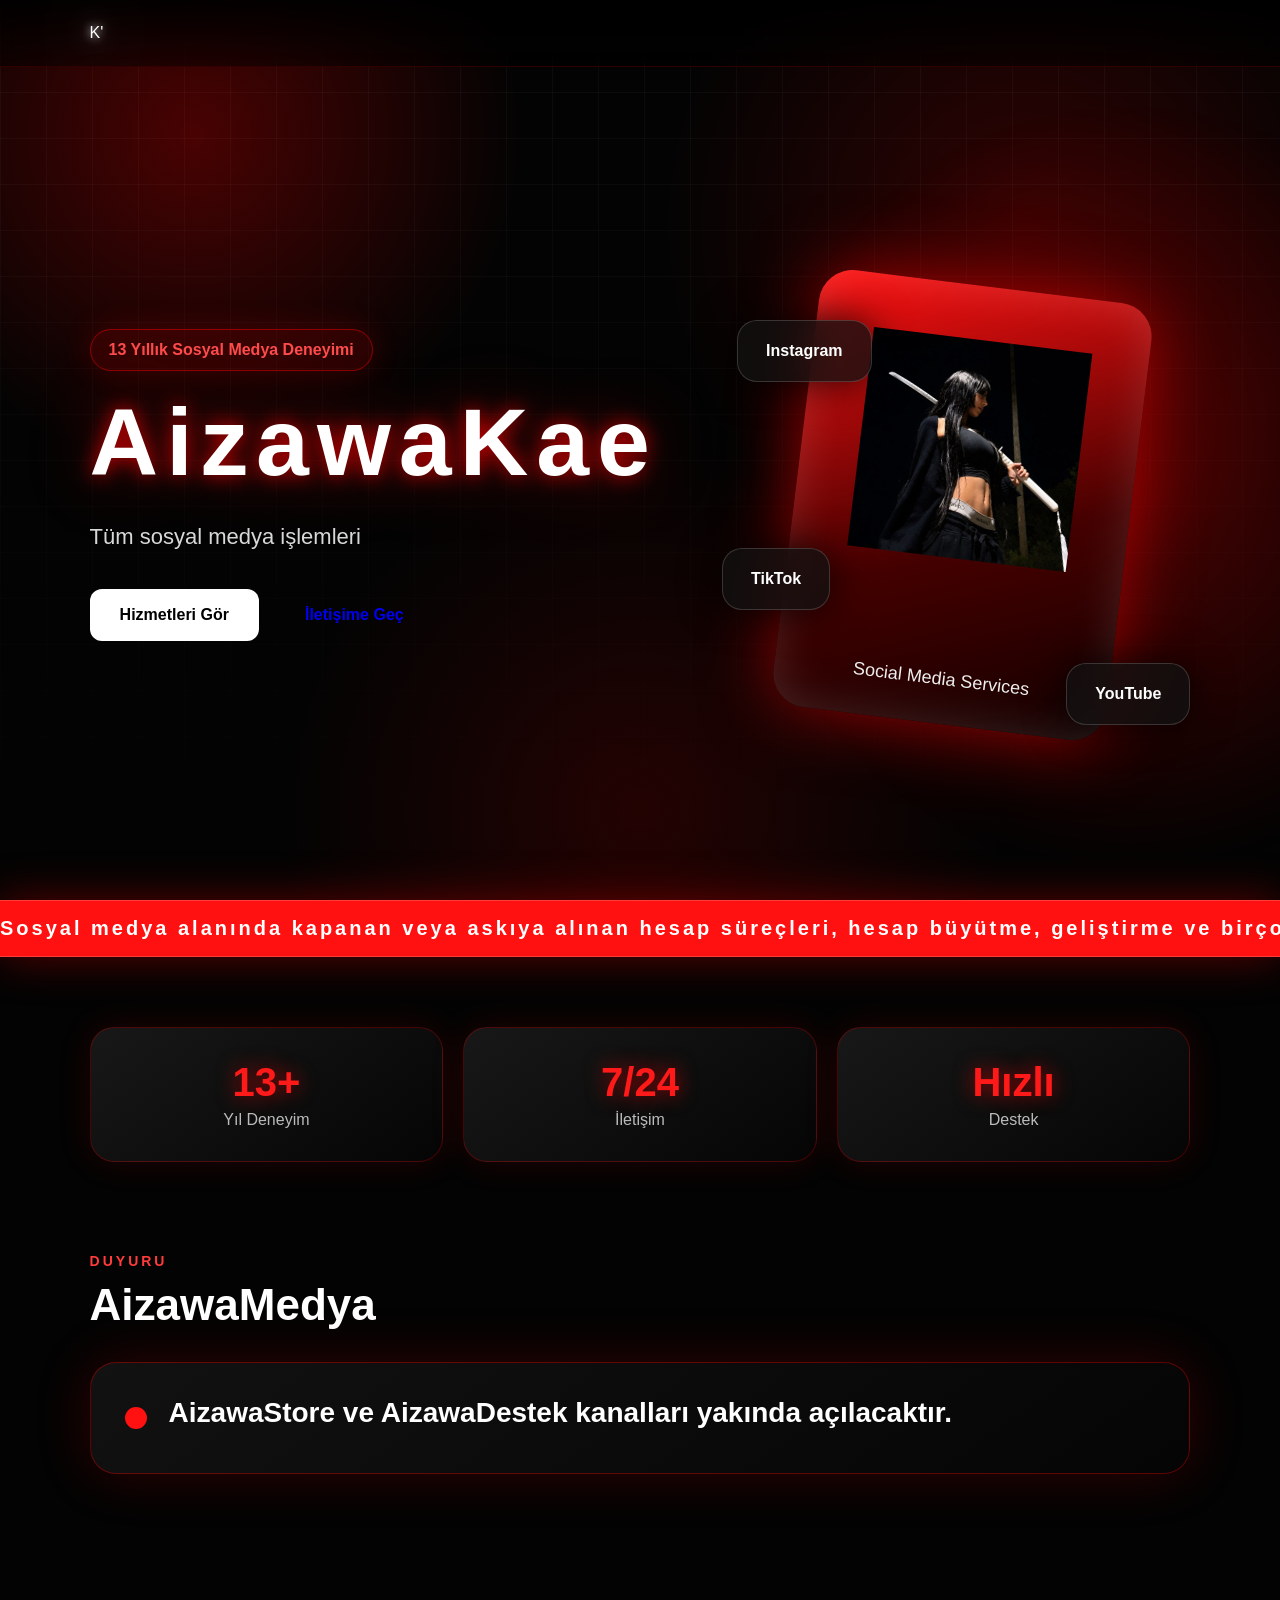
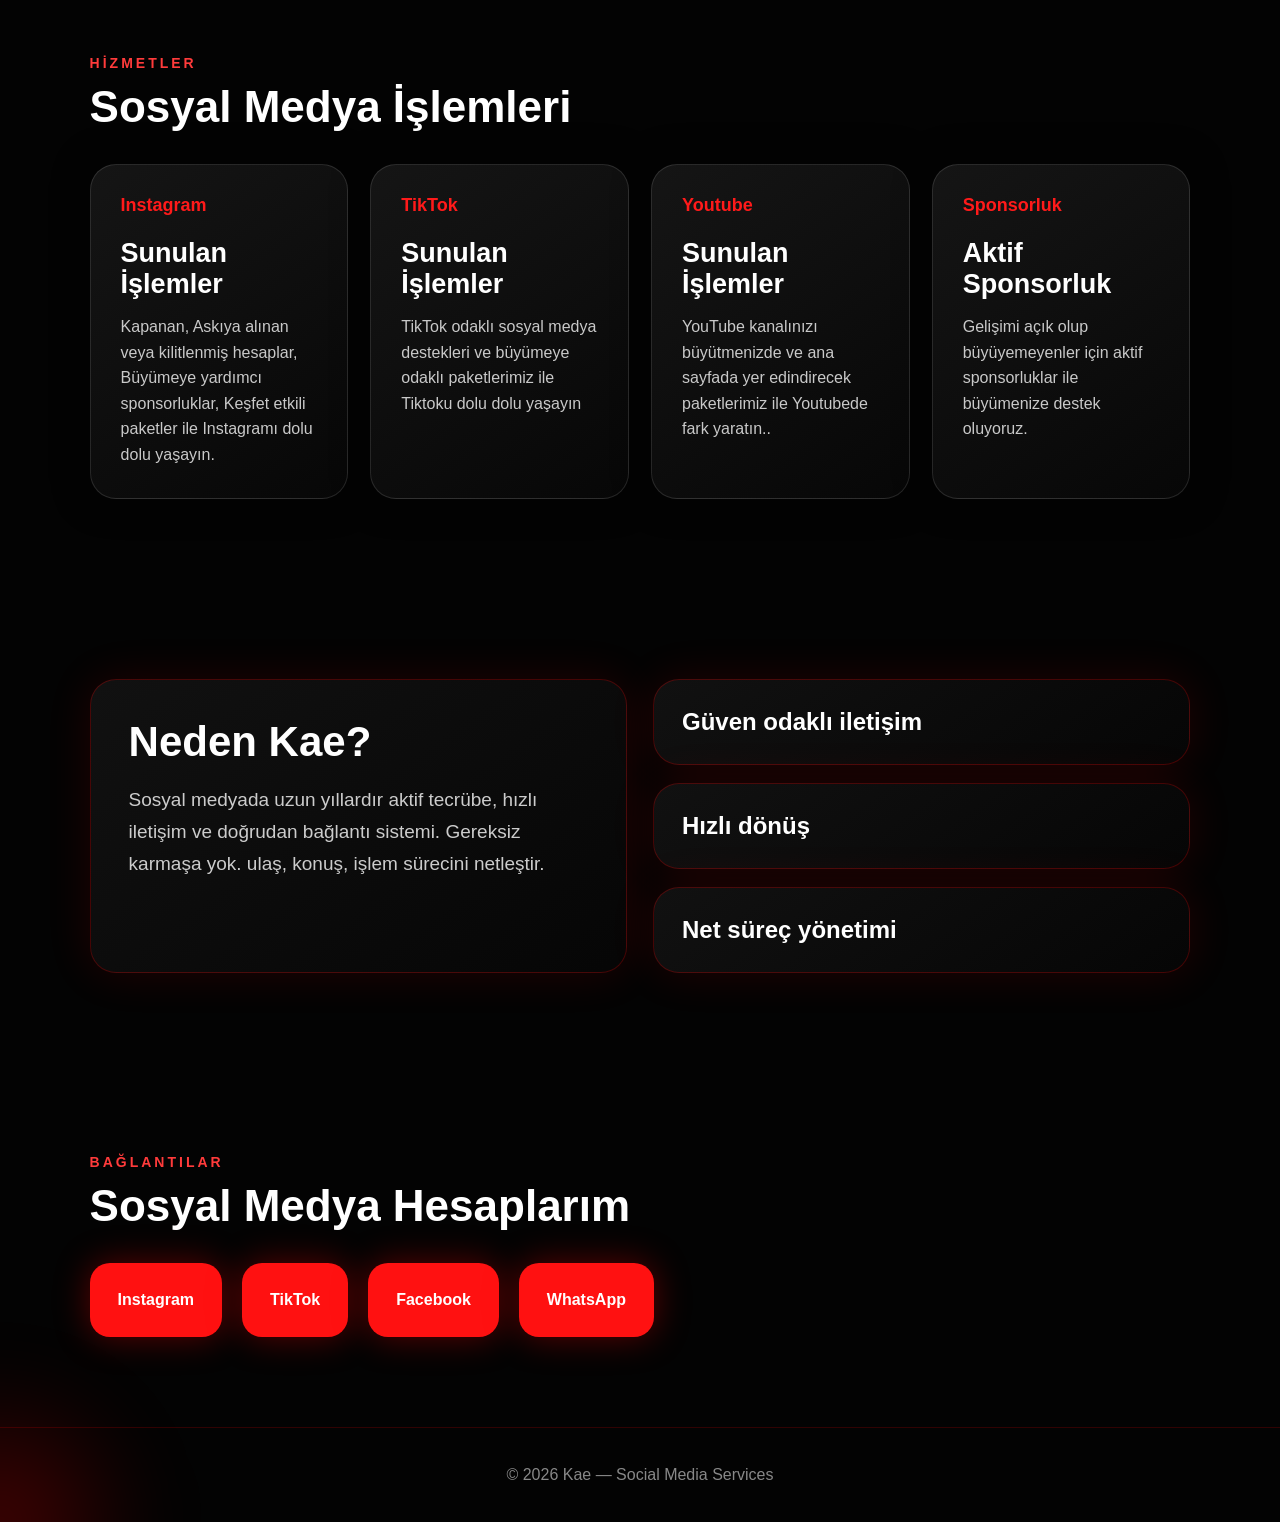
<file: index.html>
<!DOCTYPE html>
<html lang="tr">
<head>
  <link rel="icon" type="image/png" href="favicon.png">
<meta charset="UTF-8">
<meta name="viewport" content="width=device-width, initial-scale=1.0">
<title>Kae Aizawa</title>
  
<link rel="stylesheet" href="style.css">
</head>

<body>

<div class="bg-glow"></div>

<header class="navbar">
  <a href="index.html" class="logo">K'</a>

  <nav>
    <a href="#duyuru"></a>
    <a href="#hizmetler"></a>
    <a href="#baglantilar"></a>
  </nav>
</header>

<section class="hero">
  <div class="hero-left">
    <span class="badge">13 Yıllık Sosyal Medya Deneyimi</span>

    <h1>AizawaKae</h1>

    <p>Tüm sosyal medya işlemleri</p>

    <div class="hero-buttons">
      <a href="products.html" class="btn red">Hizmetleri Gör</a>
      <a href="#baglantilar" class="btn dark">İletişime Geç</a>
    </div>
  </div>

  <div class="hero-right">

    <div class="main-card">

<img src="logo.png" class="card-image">

<span>Social Media Services</span>

</div>

    <div class="mini-card card-one">Instagram</div>
    <div class="mini-card card-two">TikTok</div>
    <div class="mini-card card-three">YouTube</div>

  </div>
</section>

<section class="marquee">
  <div class="marquee-track">
    <span>Sosyal medya alanında kapanan veya askıya alınan hesap süreçleri, hesap büyütme, geliştirme ve birçok farklı konuda destek hizmeti sunuyoruz.</span>
    <span>Sosyal medya alanında kapanan veya askıya alınan hesap süreçleri, hesap büyütme, geliştirme ve birçok farklı konuda destek hizmeti sunuyoruz.</span>
    <span>Sosyal medya alanında kapanan veya askıya alınan hesap süreçleri, hesap büyütme, geliştirme ve birçok farklı konuda destek hizmeti sunuyoruz.</span>
  </div>
</section>

<section class="stats">
  <div>
    <strong>13+</strong>
    <p>Yıl Deneyim</p>
  </div>

  <div>
    <strong>7/24</strong>
    <p>İletişim</p>
  </div>

  <div>
    <strong>Hızlı</strong>
    <p>Destek</p>
  </div>
</section>

<section class="announcement" id="duyuru">
  <div class="section-title">
    <span>DUYURU</span>
    <h2>AizawaMedya</h2>
  </div>

  <div class="announcement-box">
    <div class="pulse"></div>

    <div>
      <h3>AizawaStore ve AizawaDestek kanalları yakında açılacaktır.</p>
    </div>
  </div>
</section>

<section class="services" id="hizmetler">
  <div class="section-title">
    <span>HİZMETLER</span>
    <h2>Sosyal Medya İşlemleri</h2>
  </div>

  <div class="service-grid">
    <div class="service-card">
      <b>Instagram</b>
      <h3>Sunulan İşlemler</h3>
      <p>Kapanan, Askıya alınan veya kilitlenmiş hesaplar, Büyümeye yardımcı sponsorluklar, Keşfet etkili paketler ile Instagramı dolu dolu yaşayın.</p>
    </div>

    <div class="service-card">
      <b>TikTok</b>
      <h3>Sunulan İşlemler</h3>
      <p>TikTok odaklı sosyal medya destekleri ve büyümeye odaklı paketlerimiz ile Tiktoku dolu dolu yaşayın</p>
    </div>

    <div class="service-card">
      <b>Youtube</b>
      <h3>Sunulan İşlemler</h3>
      <p>YouTube kanalınızı büyütmenizde ve ana sayfada yer edindirecek paketlerimiz ile Youtubede fark yaratın..</p>
    </div>

    <div class="service-card">
      <b>Sponsorluk</b>
      <h3>Aktif Sponsorluk</h3>
      <p>Gelişimi açık olup büyüyemeyenler için aktif sponsorluklar ile büyümenize destek oluyoruz.</p>
    </div>
  </div>
</section>

<section class="why">
  <div class="why-card">
    <h2>Neden Kae?</h2>
    <p>
      Sosyal medyada uzun yıllardır aktif tecrübe, hızlı iletişim ve doğrudan bağlantı sistemi.
      Gereksiz karmaşa yok. ulaş, konuş, işlem sürecini netleştir. 
    </p>
  </div>

  <div class="why-list">
    <div>Güven odaklı iletişim</div>
    <div>Hızlı dönüş</div>
    <div>Net süreç yönetimi</div>
  </div>
</section>

<section class="links" id="baglantilar">
  <div class="section-title">
    <span>BAĞLANTILAR</span>
    <h2>Sosyal Medya Hesaplarım</h2>
  </div>

  <div class="link-grid">
    <div class="link-grid">

<a href="https://instagram.com/aizawakae"
target="_blank">
Instagram
</a>

<a href="https://tiktok.com/@kaefea"
target="_blank">
TikTok
</a>

<a href="https://facebook.com/@ewiryildiz"
target="_blank">
Facebook
</a>

<a href="https://wa.me/905386696193"
target="_blank">
WhatsApp
</a>

</div>
  </div>
</section>

<footer>
  © 2026 Kae — Social Media Services
</footer>

<script src="script.js"></script>

</body>
</html>
</file>
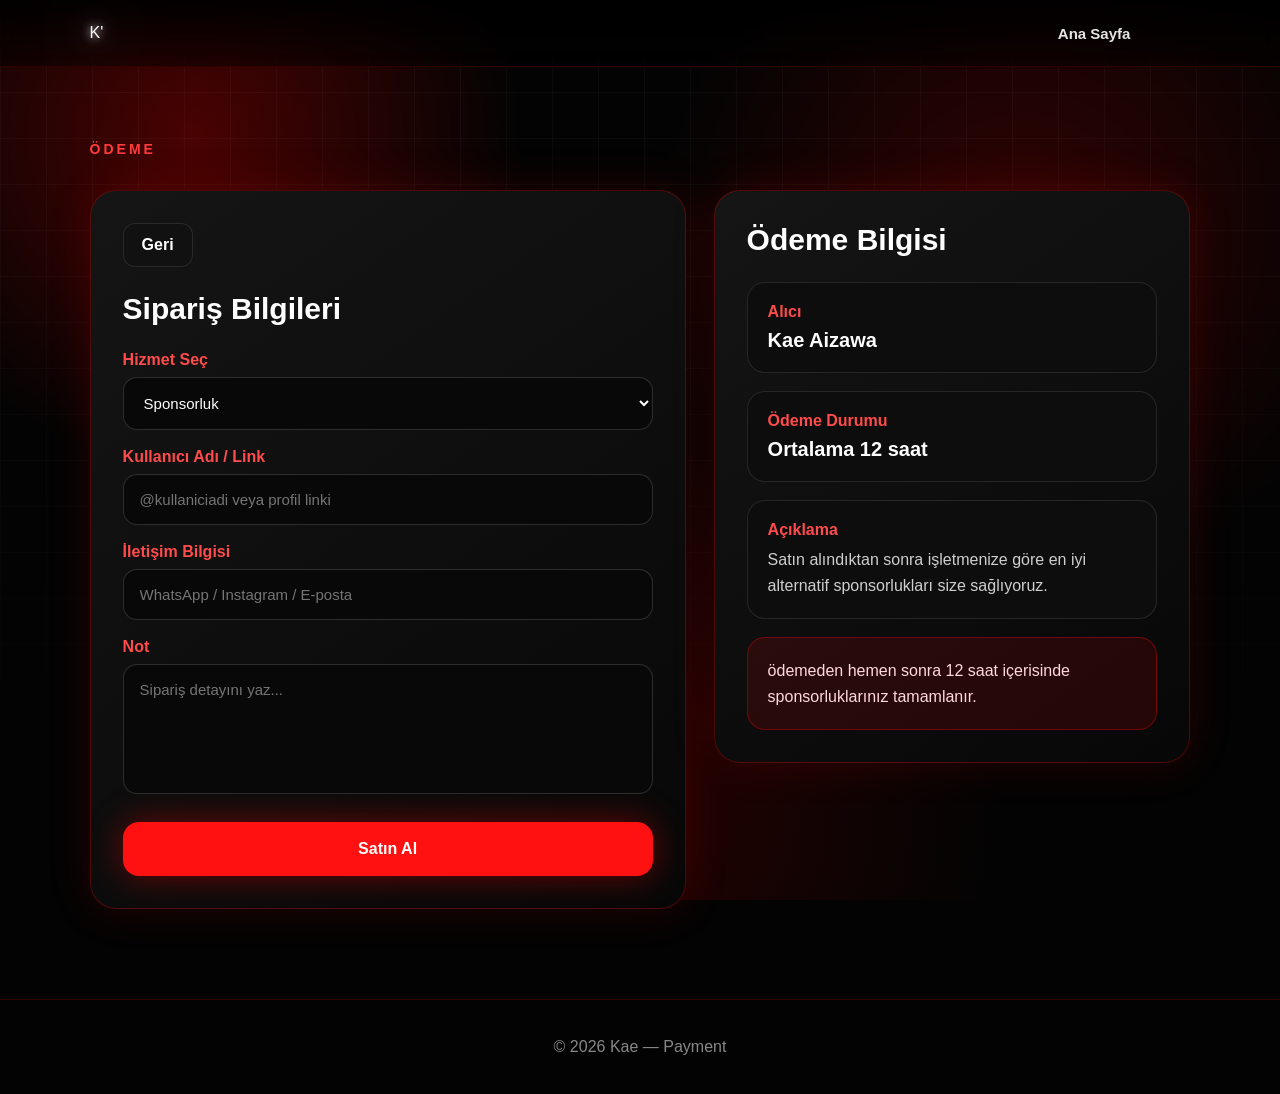
<file: payment.html>
<!DOCTYPE html>
<html lang="tr">
<head>
  <link rel="icon" type="image/png" href="favicon.png">
<meta charset="UTF-8">
<meta name="viewport" content="width=device-width, initial-scale=1.0">
<title>Kae Aizawa | Ödeme</title>
  <link rel="stylesheet" href="style.css">
<link rel="stylesheet" href="market.css">
</head>

<body>

<div class="bg-glow"></div>

<header class="navbar">
  <div class="logo">K'</div>

  <nav>
    <a href="index.html">Ana Sayfa</a>
    <a href="products.html"></a>
    <a href="payment.html"></a>
  </nav>
</header>
<section class="payment-page">


<h1></h1>

  <div class="section-title">
    <span>ÖDEME</span>
    <h2></h2>
  </div>

  <div class="payment-layout">

   <div class="payment-card">

<a href="products.html" class="back-btn">
Geri
</a>

<h3>Sipariş Bilgileri</h3>

      <label>Hizmet Seç</label>
      <select>
        <option>Sponsorluk</option>
        <option>Danışmanlık</option>
        <option>Meta Verified</option>
      </select>

      <label>Kullanıcı Adı / Link</label>
      <input type="text" placeholder="@kullaniciadi veya profil linki">

      <label>İletişim Bilgisi</label>
      <input type="text" placeholder="WhatsApp / Instagram / E-posta">

      <label>Not</label>
      <textarea placeholder="Sipariş detayını yaz..."></textarea>

      <a href="#" class="payment-btn">Satın Al</a>
    </div>

    <div class="payment-info">
      <h3>Ödeme Bilgisi</h3>

      <div class="info-box">
        <span>Alıcı</span>
        <strong>Kae Aizawa</strong>
      </div>

      <div class="info-box">
        <span>Ödeme Durumu</span>
        <strong>Ortalama 12 saat</strong>
      </div>

      <div class="info-box">
        <span>Açıklama</span>
        <p>
          Satın alındıktan sonra işletmenize göre en iyi alternatif sponsorlukları size sağlıyoruz.
        </p>
      </div>

      <div class="warning-box">
       ödemeden hemen sonra 12 saat içerisinde sponsorluklarınız tamamlanır.
      </div>
    </div>

  </div>

</section>

<footer>
  © 2026 Kae — Payment
</footer>

</body>
</html>
</file>
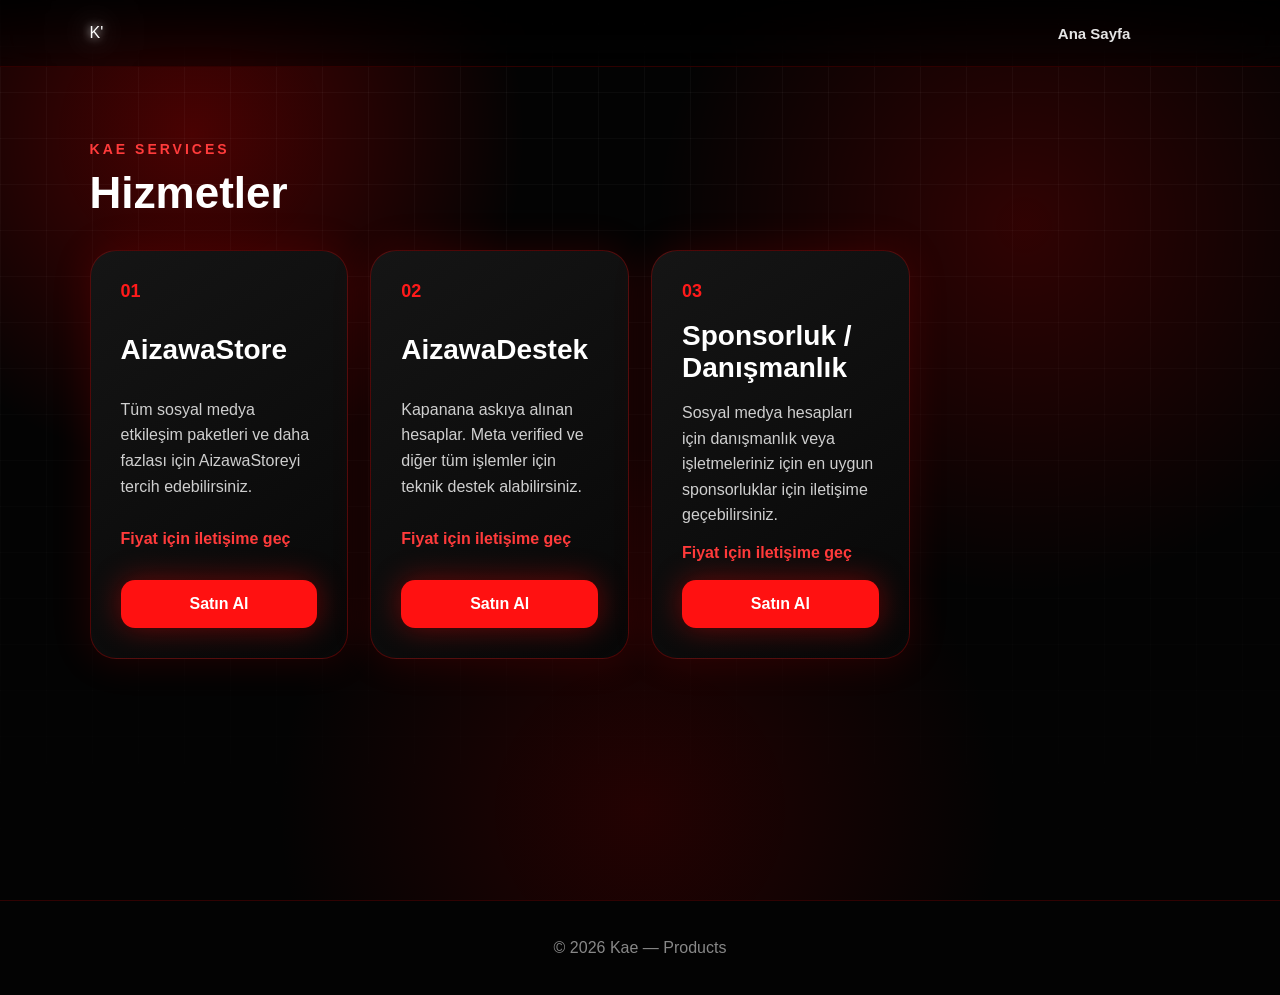
<file: products.html>
<!DOCTYPE html>
<html lang="tr">
<head>
  <link rel="icon" type="image/png" href="favicon.png">
<meta charset="UTF-8">
<meta name="viewport" content="width=device-width, initial-scale=1.0">
<title>Kae Aizawa | Ürünler</title>
<link rel="stylesheet" href="style.css">
</head>

<body>

<div class="bg-glow"></div>

<header class="navbar">
  <div class="logo">K'</div>

  <nav>
    <a href="index.html">Ana Sayfa</a>
    <a href="products.html"></a>
    <a href="payment.html"></a>
  </nav>
</header>

<section class="products-page">

  <div class="section-title">
    <span>KAE SERVICES</span>
    <h2>Hizmetler</h2>
  </div>

  <div class="product-grid">

    <div class="product-card">
      <b>01</b>
      <h3>AizawaStore</h3>
      <p>Tüm sosyal medya etkileşim paketleri ve daha fazlası için AizawaStoreyi tercih edebilirsiniz.</p>
      <strong>Fiyat için iletişime geç</strong>
      <a href="order.html" class="product-btn">Satın Al</a>
    </div>

    <div class="product-card">
      <b>02</b>
      <h3>AizawaDestek</h3>
      <p>Kapanana askıya alınan hesaplar.  Meta verified ve diğer tüm işlemler için teknik destek alabilirsiniz.</p>
      <strong>Fiyat için iletişime geç</strong>
      <a href="products.html" class="product-btn">Satın Al</a>
    </div>

    <div class="product-card">
      <b>03</b>
      <h3>Sponsorluk / Danışmanlık</h3>
      <p>Sosyal medya hesapları için danışmanlık veya işletmeleriniz için en uygun sponsorluklar için iletişime geçebilirsiniz.</p>
      <strong>Fiyat için iletişime geç</strong>
      <a href="payment.html" class="product-btn">Satın Al</a>
    </div>

  </div>

</section>

<footer>
  © 2026 Kae — Products
</footer>

</body>
</html>
</file>
<file: style.css>
*{
margin:0;
padding:0;
box-sizing:border-box;
font-family:Arial,Helvetica,sans-serif;
}

html{
scroll-behavior:smooth;
}

body{
background:#030303;
color:white;
overflow-x:hidden;
}

.bg-glow{
position:fixed;
inset:0;
background:
radial-gradient(circle at 15% 15%,rgba(255,0,0,.28),transparent 25%),
radial-gradient(circle at 80% 25%,rgba(255,0,0,.18),transparent 30%),
radial-gradient(circle at 50% 90%,rgba(120,0,0,.28),transparent 35%),
#030303;
z-index:-3;
animation:bgPulse 7s infinite alternate ease-in-out;
}

.bg-glow::after{
content:"";
position:absolute;
inset:0;
background-image:
linear-gradient(rgba(255,255,255,.04) 1px,transparent 1px),
linear-gradient(90deg,rgba(255,255,255,.04) 1px,transparent 1px);
background-size:46px 46px;
mask-image:linear-gradient(to bottom,#000,transparent);
}

@keyframes bgPulse{
from{filter:brightness(1);transform:scale(1)}
to{filter:brightness(1.25);transform:scale(1.08)}
}

.navbar{
position:fixed;
top:0;
left:0;
width:100%;
padding:24px 7%;
display:flex;
justify-content:space-between;
align-items:center;
background:linear-gradient(to bottom,rgba(0,0,0,.92),rgba(0,0,0,.45));
backdrop-filter:blur(18px);
z-index:100;
border-bottom:1px solid rgba(255,0,0,.18);
}

.logo{
color:#ffffff;
text-shadow:0 0 10px #ffffff,0 0 30px #ffffff,0 0 70px #ffffff;
}

@keyframes logoGlow{
from{text-shadow:0 0 10px #ff0000,0 0 25px #ff0000}
to{text-shadow:0 0 20px #ff0000,0 0 55px #ff0000,0 0 100px #ff0000}
}

nav{
display:flex;
gap:30px;
}

nav a{
color:#e5e5e5;
text-decoration:none;
font-size:15px;
font-weight:700;
transition:.3s;
}

nav a:hover{
color:#ff1a1a;
text-shadow:0 0 18px #ff0000;
}

.hero{
min-height:100vh;
padding:130px 7% 60px;
display:grid;
grid-template-columns:1.1fr .9fr;
align-items:center;
gap:60px;
position:relative;
overflow:hidden;
}

.hero::before{
content:"";
position:absolute;
right:-260px;
top:80px;
width:820px;
height:820px;
background:radial-gradient(circle,rgba(255,0,0,.28),transparent 66%);
filter:blur(8px);
z-index:-1;
}

.badge{
display:inline-block;
padding:11px 18px;
border-radius:999px;
border:1px solid rgba(255,0,0,.45);
background:rgba(255,0,0,.12);
color:#ff4b4b;
font-weight:800;
margin-bottom:24px;
box-shadow:0 0 30px rgba(255,0,0,.18);
}

.hero h1{
font-size:clamp(86px,13vw,180px);
line-height:.82;
letter-spacing:8px;
font-weight:900;
color:white;
text-shadow:0 0 20px rgba(255,0,0,.8),0 0 70px rgba(255,0,0,.42);
animation:heroEnter .9s ease both;
}

.hero p{
max-width:760px;
margin-top:28px;
font-size:22px;
line-height:1.7;
color:#d8d8d8;
animation:heroEnter 1.1s ease both;
}

@keyframes heroEnter{
from{opacity:0;transform:translateY(35px)}
to{opacity:1;transform:translateY(0)}
}

.hero-buttons{
display:flex;
gap:16px;
margin-top:34px;
flex-wrap:wrap;
}

.btn{
padding:17px 30px;
border-radius:12px;
text-decoration:none;
font-weight:900;
transition:.3s;
}

.btn.red{
background:#ffffff;
color:#000000;
}
}

.btn.dark{
background:rgba(255,255,255,.08);
border:1px solid rgba(255,255,255,.18);
color:white;
backdrop-filter:blur(12px);
}

.btn:hover{
transform:translateY(-6px) scale(1.04);
}

.hero-right{
position:relative;
height:540px;
}

.main-card{
position:absolute;
right:60px;
top:70px;
width:335px;
height:440px;
border-radius:34px;
background:linear-gradient(160deg,#ff1111,#450000 58%,#120000);
box-shadow:0 0 70px rgba(255,0,0,.55),inset 0 0 45px rgba(255,255,255,.14);
display:flex;
flex-direction:column;
justify-content:flex-end;
align-items:center;
text-align:center;
padding:34px;
transform:rotate(7deg);
animation:floatMain 4s infinite alternate ease-in-out;
overflow:hidden;
}
.card-image{

width:220px;

height:220px;

object-fit:contain;

display:block;

margin:auto;

margin-top:20px;

}
.main-card h2{
font-size:78px;
font-weight:900;
}

.main-card span{
font-size:18px;
color:#eee;
}

@keyframes floatMain{
from{transform:rotate(7deg) translateY(-12px)}
to{transform:rotate(3deg) translateY(22px)}
}

.mini-card{
position:absolute;
padding:21px 28px;
border-radius:20px;
background:rgba(17,17,17,.78);
border:1px solid rgba(255,255,255,.16);
box-shadow:0 0 40px rgba(0,0,0,.8);
backdrop-filter:blur(18px);
font-weight:900;
animation:miniFloat 3.4s infinite alternate ease-in-out;
z-index:5;
}

.card-one{
left:15px;
top:105px;
}

.card-two{
left:0;
bottom:145px;
animation-delay:.4s;
}

.card-three{
right:0;
bottom:30px;
animation-delay:.8s;
}

@keyframes miniFloat{
from{transform:translateY(-10px)}
to{transform:translateY(18px)}
}

.marquee{
overflow:hidden;
background:#ff1111;
border-top:1px solid rgba(255,255,255,.18);
border-bottom:1px solid rgba(255,255,255,.18);
box-shadow:0 0 45px rgba(255,0,0,.35);
}

.marquee div{
display:flex;
gap:55px;
white-space:nowrap;
padding:16px 0;
animation:marquee 15s linear infinite;
}

.marquee span{
font-size:20px;
font-weight:900;
letter-spacing:3px;
}

@keyframes marquee{
from{transform:translateX(100%)}
to{transform:translateX(-100%)}
}

.stats{
margin:70px 7% 0;
display:grid;
grid-template-columns:repeat(3,1fr);
gap:20px;
}

.stats div{
padding:32px;
border-radius:24px;
background:linear-gradient(145deg,rgba(25,25,25,.95),rgba(5,5,5,.95));
border:1px solid rgba(255,0,0,.25);
text-align:center;
box-shadow:0 0 35px rgba(255,0,0,.12);
transition:.3s;
}

.stats div:hover{
transform:translateY(-8px);
box-shadow:0 0 55px rgba(255,0,0,.28);
}

.stats strong{
display:block;
font-size:40px;
color:#ff1a1a;
text-shadow:0 0 20px rgba(255,0,0,.65);
}

.stats p{
color:#bbb;
margin-top:6px;
}

.announcement,
.services,
.why,
.links{
padding:90px 7%;
}

.section-title span{
color:#ff3b3b;
font-weight:900;
letter-spacing:3px;
font-size:14px;
}

.section-title h2{
font-size:44px;
margin-top:10px;
margin-bottom:32px;
}

.announcement-box{
display:flex;
gap:22px;
align-items:center;
padding:34px;
border-radius:26px;
background:linear-gradient(145deg,rgba(20,20,20,.88),rgba(5,5,5,.92));
border:1px solid rgba(255,0,0,.35);
box-shadow:0 0 55px rgba(255,0,0,.18);
backdrop-filter:blur(18px);
}

.pulse{
min-width:22px;
height:22px;
border-radius:50%;
background:#ff1111;
box-shadow:0 0 0 0 rgba(255,0,0,.75);
animation:pulse 1.4s infinite;
}

@keyframes pulse{
70%{box-shadow:0 0 0 24px rgba(255,0,0,0)}
}

.announcement-box h3{
font-size:28px;
margin-bottom:10px;
}

.announcement-box p{
color:#cfcfcf;
font-size:18px;
line-height:1.6;
}

.service-grid{
display:grid;
grid-template-columns:repeat(4,1fr);
gap:22px;
}

.service-card{
min-height:260px;
padding:30px;
border-radius:26px;
background:linear-gradient(145deg,#151515,#070707);
border:1px solid rgba(255,255,255,.12);
position:relative;
overflow:hidden;
transition:.35s;
box-shadow:0 0 35px rgba(0,0,0,.55);
}

.service-card::before{
content:"";
position:absolute;
inset:-2px;
background:linear-gradient(145deg,transparent,rgba(255,0,0,.78));
opacity:0;
transition:.35s;
}

.service-card::after{
content:"";
position:absolute;
width:170px;
height:170px;
right:-60px;
top:-60px;
background:rgba(255,0,0,.55);
filter:blur(55px);
opacity:0;
transition:.35s;
}

.service-card b,
.service-card h3,
.service-card p{
position:relative;
z-index:2;
}

.service-card b{
color:#ff1a1a;
font-size:18px;
}

.service-card h3{
font-size:27px;
margin:22px 0 14px;
}

.service-card p{
color:#c9c9c9;
line-height:1.6;
}

.service-card:hover{
transform:translateY(-14px) scale(1.035);
box-shadow:0 0 70px rgba(255,0,0,.32);
}

.service-card:hover::before,
.service-card:hover::after{
opacity:1;
}

.why{
display:grid;
grid-template-columns:1fr 1fr;
gap:26px;
align-items:stretch;
}

.why-card,
.why-list div{
border-radius:26px;
background:linear-gradient(145deg,rgba(18,18,18,.95),rgba(6,6,6,.95));
border:1px solid rgba(255,0,0,.25);
box-shadow:0 0 45px rgba(255,0,0,.12);
}

.why-card{
padding:38px;
}

.why-card h2{
font-size:42px;
margin-bottom:18px;
}

.why-card p{
color:#ccc;
font-size:19px;
line-height:1.7;
}

.why-list{
display:grid;
gap:18px;
}

.why-list div{
padding:28px;
font-size:24px;
font-weight:900;
}

.link-grid{
display:grid;
grid-template-columns:repeat(4,1fr);
gap:20px;
}

.link-grid a{
padding:28px;
border-radius:20px;
background:#ff1111;
color:white;
text-decoration:none;
font-weight:900;
text-align:center;
box-shadow:0 0 35px rgba(255,0,0,.35);
transition:.3s;
}

.link-grid a:hover{
background:white;
color:#ff1111;
transform:translateY(-8px);
box-shadow:0 0 55px rgba(255,255,255,.25);
}

.cursor-glow{
position:fixed;
width:320px;
height:320px;
border-radius:50%;
pointer-events:none;
background:radial-gradient(circle,rgba(255,0,0,.28),rgba(255,0,0,.12),transparent 70%);
filter:blur(35px);
transform:translate(-50%,-50%);
z-index:-1;
}

footer{
padding:38px;
text-align:center;
color:#888;
border-top:1px solid rgba(255,0,0,.18);
}

@media(max-width:950px){

.navbar{
position:relative;
flex-direction:column;
gap:14px;
}

nav{
gap:16px;
flex-wrap:wrap;
justify-content:center;
}

.hero{
grid-template-columns:1fr;
text-align:center;
padding:70px 7% 50px;
}

.hero p{
margin-left:auto;
margin-right:auto;
font-size:18px;
}

.hero h1{
font-size:82px;
}

.hero-buttons{
justify-content:center;
}

.hero-right{
height:420px;
margin-top:35px;
position:relative;
}

.main-card{
position:relative;
right:auto;
top:auto;
width:270px;
height:350px;
margin:40px auto 0;
transform:none;
padding:22px;
animation:none;
}

.main-card h2{
font-size:58px;
}

.main-card span{
font-size:15px;
}

.mini-card{
display:none;
}

.stats,
.service-grid,
.why,
.link-grid{
grid-template-columns:1fr;
}

.section-title h2{
font-size:34px;
}

}
.products-page{
min-height:100vh;
padding:140px 7% 90px;
}

.product-grid{
display:grid;
grid-template-columns:repeat(4,1fr);
gap:22px;
}

.product-card{
min-height:320px;
padding:30px;
border-radius:26px;
background:linear-gradient(145deg,#151515,#070707);
border:1px solid rgba(255,0,0,.28);
box-shadow:0 0 40px rgba(255,0,0,.14);
display:flex;
flex-direction:column;
justify-content:space-between;
transition:.35s;
position:relative;
overflow:hidden;
}

.product-card:hover{
transform:translateY(-12px) scale(1.03);
box-shadow:0 0 70px rgba(255,0,0,.35);
}

.product-card b{
color:#ff1a1a;
font-size:18px;
}

.product-card h3{
font-size:28px;
margin-top:18px;
}

.product-card p{
color:#cfcfcf;
line-height:1.6;
margin:16px 0;
}

.product-card strong{
color:#ff3b3b;
margin-bottom:18px;
}

.product-btn{
display:block;
text-align:center;
padding:15px;
border-radius:14px;
background:#ff1111;
color:white;
text-decoration:none;
font-weight:900;
box-shadow:0 0 30px rgba(255,0,0,.4);
}

.product-btn:hover{
background:white;
color:#ff1111;
}

@media(max-width:950px){
.product-grid{
grid-template-columns:1fr;
}

.products-page{
padding:80px 7%;
}
}
.payment-page{
min-height:100vh;
padding:140px 7% 90px;
}

.payment-layout{
display:grid;
grid-template-columns:1fr .8fr;
gap:28px;
align-items:start;
}

.payment-card,
.payment-info{
background:linear-gradient(145deg,#151515,#070707);
border:1px solid rgba(255,0,0,.28);
border-radius:26px;
padding:32px;
box-shadow:0 0 45px rgba(255,0,0,.14);
}

.payment-card h3,
.payment-info h3{
font-size:30px;
margin-bottom:25px;
}

.payment-card label{
display:block;
margin:18px 0 8px;
color:#ff4b4b;
font-weight:900;
}

.payment-card input,
.payment-card select,
.payment-card textarea{
width:100%;
padding:16px;
border-radius:14px;
border:1px solid rgba(255,255,255,.15);
background:#080808;
color:white;
outline:none;
font-size:15px;
}

.payment-card textarea{
height:130px;
resize:none;
}

.payment-btn{
display:block;
margin-top:24px;
padding:18px;
border-radius:16px;
background:#ff1111;
color:white;
text-align:center;
text-decoration:none;
font-weight:900;
box-shadow:0 0 35px rgba(255,0,0,.4);
}

.payment-btn:hover{
background:white;
color:#ff1111;
}

.info-box{
padding:20px;
border-radius:18px;
background:#0d0d0d;
border:1px solid rgba(255,255,255,.1);
margin-bottom:18px;
}

.info-box span{
display:block;
color:#ff4b4b;
font-weight:900;
margin-bottom:8px;
}

.info-box strong{
font-size:20px;
}

.info-box p{
color:#cfcfcf;
line-height:1.6;
}

.warning-box{
padding:20px;
border-radius:18px;
background:rgba(255,0,0,.12);
border:1px solid rgba(255,0,0,.35);
color:#ffdada;
line-height:1.6;
}

@media(max-width:950px){
.payment-layout{
grid-template-columns:1fr;
}
.market-page{
min-height:100vh;
padding:120px 5% 60px;
display:grid;
grid-template-columns:260px 1fr;
gap:24px;
}

.filter-panel{
background:linear-gradient(145deg,#191929,#0b0b12);
border:1px solid rgba(255,255,255,.08);
border-radius:22px;
padding:22px;
height:max-content;
box-shadow:0 0 40px rgba(255,0,0,.12);
}

.filter-panel h3{
font-size:26px;
margin-bottom:22px;
}

.filter-group{
margin-bottom:26px;
}

.filter-group h4{
color:#ff4b4b;
margin-bottom:14px;
}

.filter-group button,
.filter-group input{
width:100%;
padding:14px;
margin-bottom:10px;
border-radius:12px;
border:1px solid rgba(255,255,255,.1);
background:#252538;
color:white;
}

.filter-group label{
display:block;
color:#ddd;
margin-top:10px;
}

.price-inputs{
display:grid;
grid-template-columns:1fr 1fr;
gap:10px;
}

.market-header{
display:flex;
justify-content:space-between;
align-items:center;
margin-bottom:24px;
}

.market-header span{
color:#ff3b3b;
font-weight:900;
letter-spacing:3px;
}

.market-header h1{
font-size:42px;
}

.market-header a{
color:white;
text-decoration:none;
background:#ff1111;
padding:12px 18px;
border-radius:12px;
font-weight:900;
}

.market-grid{
display:grid;
grid-template-columns:repeat(5,1fr);
gap:18px;
}

.market-card{
background:linear-gradient(180deg,#24243a,#141420);
border:1px solid rgba(255,255,255,.08);
border-radius:12px;
padding:14px;
box-shadow:0 0 35px rgba(0,0,0,.45);
transition:.3s;
position:relative;
overflow:hidden;
}

.market-card:hover{
transform:translateY(-8px);
box-shadow:0 0 45px rgba(255,0,0,.28);
}

.seller{
font-weight:900;
margin-bottom:12px;
}

.seller small{
display:block;
color:#00ffae;
font-weight:700;
font-size:12px;
}

.product-image{
height:110px;
border-radius:10px;
background:
linear-gradient(135deg,#ff2a2a,#7a00ff),
radial-gradient(circle,#fff,transparent);
display:flex;
align-items:center;
justify-content:center;
text-align:center;
font-weight:900;
font-size:20px;
box-shadow:inset 0 0 30px rgba(255,255,255,.2);
margin-bottom:14px;
}

.market-card h3{
font-size:17px;
line-height:1.3;
margin-bottom:8px;
}

.market-card p{
font-size:13px;
color:#cfcfcf;
line-height:1.5;
min-height:58px;
}

.meta{
color:#ffd84a;
font-size:13px;
margin:12px 0;
}

.market-card strong{
display:block;
font-size:24px;
color:#ffcc4b;
margin-bottom:10px;
}

.market-card a{
display:block;
text-align:center;
padding:12px;
border-radius:10px;
background:#ff1111;
color:white;
text-decoration:none;
font-weight:900;
}

.market-card a:hover{
background:white;
color:#ff1111;
}

@media(max-width:1200px){
.market-grid{
grid-template-columns:repeat(3,1fr);
}
}

@media(max-width:950px){
.market-page{
grid-template-columns:1fr;
padding:80px 5%;
}

.market-grid{
grid-template-columns:1fr;
}

.market-header{
flex-direction:column;
align-items:flex-start;
gap:14px;
}
}
.payment-page{
padding:80px 7%;
}
}
.market-page{
min-height:100vh;
padding:120px 5% 60px;
display:grid;
grid-template-columns:260px 1fr;
gap:24px;
}

.market-grid{
display:grid;
grid-template-columns:repeat(5,1fr);
gap:18px;
}

.filter-panel,
.market-card{
display:block;
}

@media(max-width:950px){
.market-page{
grid-template-columns:1fr;
}

.market-grid{
grid-template-columns:1fr;
}
}
.filter-panel{
background:#1b1b2d;
padding:25px;
border-radius:18px;
border:1px solid rgba(255,255,255,.1);
height:max-content;
}

.market-grid{
display:grid;
grid-template-columns:repeat(5,1fr);
gap:18px;
}

.market-card{
background:#1a1a29;
padding:15px;
border-radius:14px;
border:1px solid rgba(255,255,255,.08);
box-shadow:0 0 20px rgba(0,0,0,.4);
transition:.3s;
}

.market-card:hover{
transform:translateY(-5px);
box-shadow:0 0 30px rgba(255,0,0,.2);
}

.product-image{
height:110px;
border-radius:12px;
background:linear-gradient(135deg,#ff1a1a,#7b00ff);
display:flex;
align-items:center;
justify-content:center;
text-align:center;
font-weight:900;
margin-bottom:12px;
padding:10px;
}

.market-card a{
display:block;
margin-top:12px;
padding:10px;
background:#ff1111;
color:white;
text-decoration:none;
text-align:center;
border-radius:10px;
font-weight:900;
}

.market-card strong{
display:block;
margin-top:10px;
font-size:24px;
color:#ffd04a;
}

@media(max-width:1200px){
.market-grid{
grid-template-columns:repeat(3,1fr);
}
}

@media(max-width:950px){

.market-page{
grid-template-columns:1fr;
}

.market-grid{
grid-template-columns:1fr;
}

.filter-panel{
margin-bottom:25px;
}

}
.simple-products{
min-height:100vh;
padding:140px 7% 90px;
}

.simple-grid{
display:grid;
grid-template-columns:repeat(4,1fr);
gap:22px;
}

.simple-card{
background:linear-gradient(145deg,#151515,#070707);
border:1px solid rgba(255,0,0,.28);
border-radius:24px;
padding:28px;
box-shadow:0 0 40px rgba(255,0,0,.12);
transition:.3s;
}

.simple-card:hover{
transform:translateY(-8px);
box-shadow:0 0 60px rgba(255,0,0,.3);
}

.simple-card h3{
font-size:24px;
margin-bottom:14px;
}

.simple-card p{
color:#cfcfcf;
line-height:1.6;
min-height:78px;
}

.simple-card strong{
display:block;
font-size:28px;
color:#ffcc4b;
margin:22px 0;
}

.simple-card a{
display:block;
padding:15px;
background:#ff1111;
color:white;
text-decoration:none;
text-align:center;
border-radius:14px;
font-weight:900;
box-shadow:0 0 30px rgba(255,0,0,.35);
}

.simple-card a:hover{
background:white;
color:#ff1111;
}

@media(max-width:950px){
.simple-grid{
grid-template-columns:1fr;
}

.simple-products{
padding:80px 7%;
}
}
@media(max-width:950px){

.hero-right{
height:430px;
}

.main-card{
animation:floatMain 4s infinite alternate ease-in-out;
}

.mini-card{
display:block;
position:absolute;
padding:14px 20px;
font-size:14px;
}

.card-one{
left:20px;
top:30px;
}

.card-two{
left:10px;
bottom:95px;
}

.card-three{
right:10px;
bottom:45px;
}

}
.hero-left h1{

font-size:clamp(42px,8vw,95px);

line-height:1;

word-break:break-word;

}

@media(max-width:950px){

.hero-left h1{

font-size:56px;

}

}
@media(max-width:950px){

.hero{
display:flex;
flex-direction:column;
gap:25px;
padding:40px 7% 40px;
}

.hero-left{
width:100%;
}

.hero-left h1{
font-size:42px;
line-height:1.05;
letter-spacing:1px;
word-break:break-word;
}

.hero-right{
width:100%;
height:auto;
margin-top:20px;
}

.main-card{
width:240px;
height:310px;
margin:20px auto 0;
}

}
@media screen and (max-width:950px){

.hero h1,
.hero-left h1{
font-size:38px !important;
line-height:1.05 !important;
letter-spacing:0 !important;
max-width:100% !important;
overflow-wrap:break-word !important;
}

.hero{
display:flex !important;
flex-direction:column !important;
text-align:center !important;
padding:50px 7% !important;
gap:30px !important;
}

.hero-right{
height:auto !important;
width:100% !important;
margin-top:20px !important;
}

.main-card{
position:relative !important;
right:auto !important;
top:auto !important;
width:240px !important;
height:310px !important;
margin:20px auto 0 !important;
transform:none !important;
}

}
.marquee div{
width:max-content !important;
min-width:200% !important;
animation:marqueeMobile 22s linear infinite !important;
}

.marquee span{
white-space:nowrap !important;
}

@keyframes marqueeMobile{
from{
transform:translateX(0);
}

to{
transform:translateX(-50%);
}
}

@media(max-width:950px){

.marquee div{
gap:45px !important;
min-width:300% !important;
animation-duration:28s !important;
}

}
.marquee{
overflow:hidden;
width:100%;
}

.marquee-track{
display:flex;
gap:80px;
width:max-content;
white-space:nowrap;
animation:marqueeLoop 45s linear infinite;
}

.marquee-track span{
flex-shrink:0;
}

@keyframes marqueeLoop{
from{transform:translateX(0);}
to{transform:translateX(-33.33%);}
}

@media(max-width:950px){
.marquee-track{
gap:60px;
animation-duration:60s;
}
}
.logo{

text-decoration:none;

color:inherit;

}
@media(max-width:950px){

.product-grid{

display:grid !important;

grid-template-columns:repeat(2,1fr) !important;

gap:15px !important;

}

.product-card{

padding:18px !important;

}

.product-card h3{

font-size:16px !important;

}

.product-card p{

font-size:12px !important;

}

.product-card strong{

font-size:14px !important;

}

.product-btn{

padding:10px !important;

font-size:13px !important;

}

}
</file>
<file: market.css>
.simple-products{
min-height:100vh;
padding:140px 7% 90px;
}

.simple-grid{
display:grid;
grid-template-columns:repeat(4,1fr);
gap:22px;
}

.simple-card{
background:linear-gradient(145deg,#151515,#070707);
border:1px solid rgba(255,0,0,.28);
border-radius:24px;
padding:28px;
box-shadow:0 0 40px rgba(255,0,0,.12);
transition:.3s;
}

.simple-card:hover{
transform:translateY(-8px);
box-shadow:0 0 60px rgba(255,0,0,.3);
}

.simple-card h3{
font-size:24px;
margin-bottom:14px;
}

.simple-card p{
color:#cfcfcf;
line-height:1.6;
min-height:78px;
}

.simple-card strong{
display:block;
font-size:28px;
color:#ffcc4b;
margin:22px 0;
}

.simple-card a{
display:block;
padding:15px;
background:#ff1111;
color:white;
text-decoration:none;
text-align:center;
border-radius:14px;
font-weight:900;
box-shadow:0 0 30px rgba(255,0,0,.35);
}

.simple-card a:hover{
background:white;
color:#ff1111;
}

@media(max-width:950px){
.simple-grid{
grid-template-columns:1fr;
}
.order-page{
min-height:100vh;
display:flex;
justify-content:center;
align-items:center;
padding:140px 20px;
}

.order-box{
width:100%;
max-width:650px;
padding:40px;
border-radius:26px;
background:linear-gradient(145deg,#141414,#090909);
border:1px solid rgba(255,0,0,.2);
box-shadow:0 0 50px rgba(255,0,0,.12);
}

.order-box h1{
margin-bottom:30px;
font-size:42px;
}

.order-box label{
display:block;
margin:20px 0 10px;
font-weight:900;
color:#ff4b4b;
}

.order-box input,
.order-box select{
width:100%;
padding:18px;
border-radius:14px;
background:#111;
border:1px solid rgba(255,255,255,.1);
color:white;
}

.price-box{
margin-top:20px;
padding:25px;
border-radius:18px;
background:#111;
font-size:32px;
font-weight:900;
color:#ffcc4b;
}

.buy-btn{
display:block;
margin-top:30px;
padding:18px;
text-align:center;
border-radius:16px;
background:#ff1111;
color:white;
text-decoration:none;
font-weight:900;
}
.simple-products{
padding:80px 7%;
}
}
.order-page{
min-height:100vh;
display:flex;
justify-content:center;
align-items:center;
padding:140px 20px;
}

.order-box{
width:100%;
max-width:650px;
padding:40px;
border-radius:26px;
background:linear-gradient(145deg,#141414,#090909);
border:1px solid rgba(255,0,0,.2);
box-shadow:0 0 50px rgba(255,0,0,.12);
}

.order-box h1{
margin-bottom:30px;
font-size:42px;
}

.order-box label{
display:block;
margin:20px 0 10px;
font-weight:900;
color:#ff4b4b;
}

.order-box input,
.order-box select{
width:100%;
padding:18px;
border-radius:14px;
background:#111;
border:1px solid rgba(255,255,255,.1);
color:white;
}

.price-box{
margin-top:20px;
padding:25px;
border-radius:18px;
background:#111;
font-size:32px;
font-weight:900;
color:#ffcc4b;
}

.buy-btn{
display:block;
margin-top:30px;
padding:18px;
text-align:center;
border-radius:16px;
background:#ff1111;
color:white;
text-decoration:none;
font-weight:900;
}

.buy-btn:hover{
background:white;
color:#ff1111;
}
@media(max-width:950px){

.simple-grid,
.product-grid{

grid-template-columns:repeat(2,1fr) !important;

gap:14px !important;

}

.simple-card,
.product-card{

padding:16px !important;

}

.simple-card h3,
.product-card h3{

font-size:16px !important;

}

.simple-card p,
.product-card p{

font-size:12px !important;

min-height:auto !important;

}

.simple-card strong,
.product-card strong{

font-size:18px !important;

}

}

@media(max-width:420px){

.simple-grid,
.product-grid{

grid-template-columns:repeat(2,1fr) !important;

}

}
.back-btn{

display:inline-block;

margin-bottom:25px;

padding:12px 18px;

border-radius:12px;

background:#111;

border:1px solid rgba(255,255,255,.1);

color:white;

text-decoration:none;

font-weight:700;

transition:.3s;

}

.back-btn:hover{

background:#ff1111;

transform:translateX(-4px);

}
</file>
